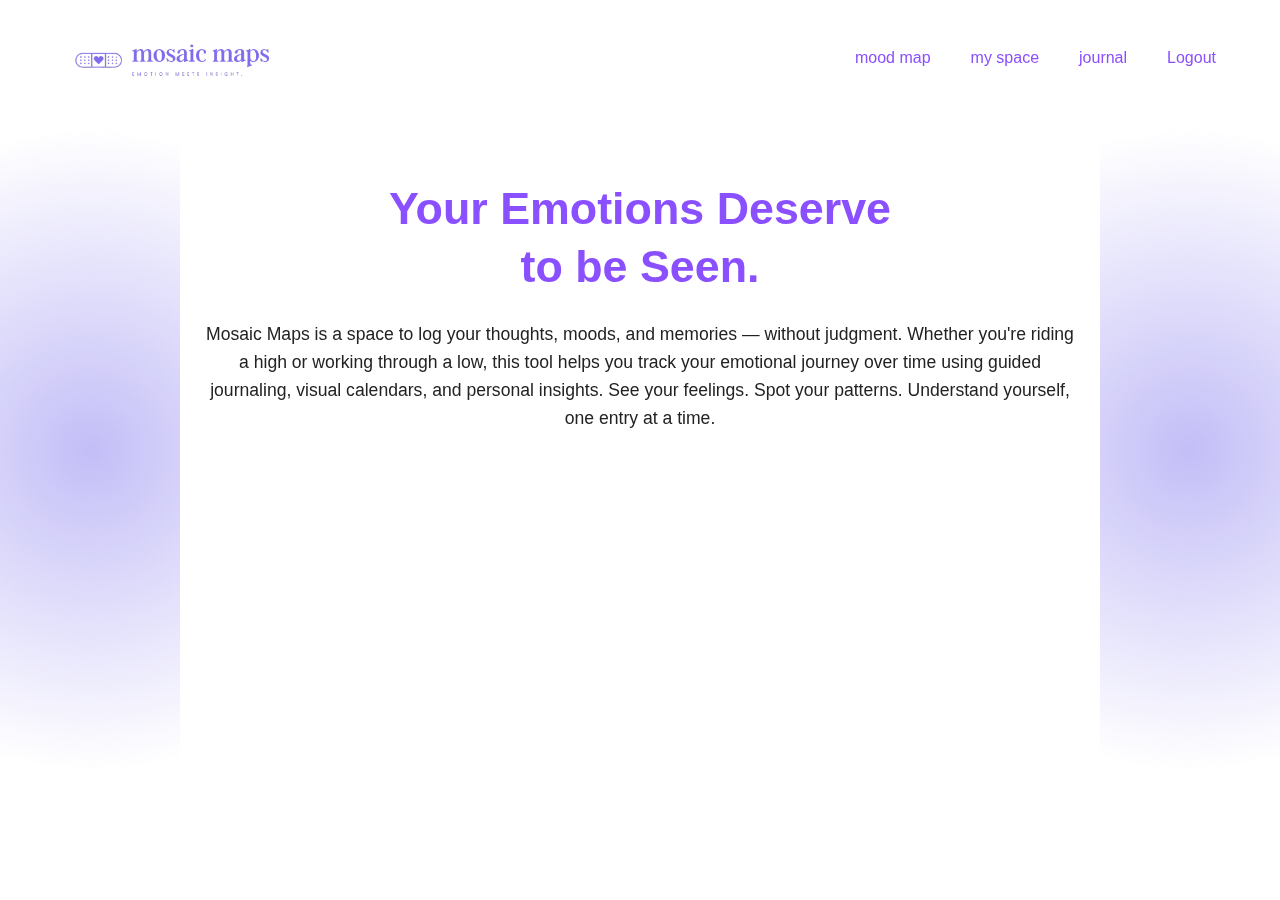
<file: index.html>
<!DOCTYPE html>
<html lang="en">
<head>
  <meta charset="UTF-8" />
  <meta name="viewport" content="width=device-width, initial-scale=1.0" />
  <title>Mosaic Maps - Home</title>
  <link rel="stylesheet" href="css/style.css" />
</head>
<body>
  <!-- Radial side gradients handled by CSS ::before and ::after -->

  <!-- Navigation Bar -->
  <nav>
    <div class="logo">
      <img src="images/logo.png", style="height: 40px; vertical-align: middle; margin-right: 10px;">
    </div>
    <div class="nav-links">
      <a href="pages/moodmap.html">mood map</a>
      <a href="pages/myspace.html">my space</a>
      <a href="pages/journal.html">journal</a>
      <a href="#">home</a>
    </div>
  </nav>

  <!-- Hero Section -->
  <section class="hero">
    <h1>Your Emotions Deserve<br />to be Seen.</h1>
    <p>
      Mosaic Maps is a space to log your thoughts, moods, and memories — without judgment.
      Whether you're riding a high or working through a low, this tool helps you track
      your emotional journey over time using guided journaling, visual calendars, and
      personal insights. See your feelings. Spot your patterns. Understand yourself,
      one entry at a time.
    </p>
  </section>

  <!-- Add logout button to nav -->
  <script src="js/auth.js"></script>
  <script>
    // Add logout button to nav
    const navLinks = document.querySelector('.nav-links');
    const loginLink = navLinks.querySelector('a[href="#"]');
    loginLink.href = "javascript:void(0)";
    loginLink.onclick = logout;
    loginLink.textContent = "Logout";
  </script>
</body>
</html>
</file>
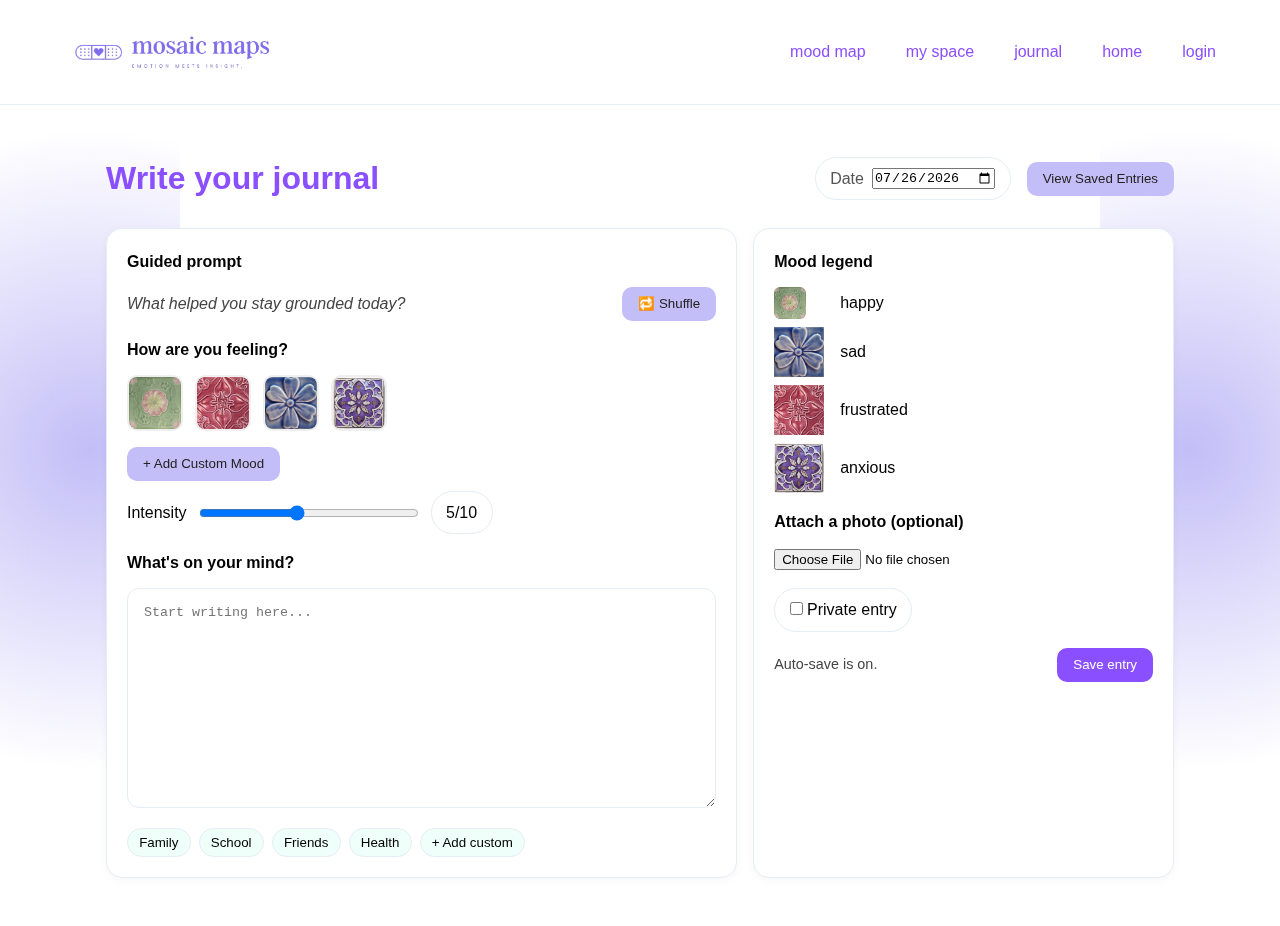
<file: pages/journal.html>
<!DOCTYPE html><html lang="en">
<head>
  <meta charset="UTF-8" />
  <meta name="viewport" content="width=device-width, initial-scale=1.0" />
  <title>Journal</title>
  <link rel="stylesheet" href="../css/style.css" />
  <style>
    /* Lightweight page-specific styles to complement style.css */
    .journal-wrap { max-width: 1100px; margin: 3rem auto; padding: 0 1rem; }
    .journal-header { display:flex; align-items:center; justify-content: space-between; gap:1rem; margin-bottom: 1.5rem; }
    .journal-title { font-size: 2rem; color:#8A4FFF; }
    .date-picker { display:flex; align-items:center; gap:.5rem; }
    .pill { padding:.5rem .9rem; border:1px solid #E5ECF4; border-radius:999px; background:#fff; }

    .card { background:#fff; border:1px solid #E5ECF4; border-radius:16px; padding:1.25rem; box-shadow:0 2px 8px rgba(0,0,0,.04); }
    .grid { display:grid; gap:1rem; }
    @media (min-width: 900px){ .grid-2 { grid-template-columns: 1.2fr .8fr; } }

    .section-title { font-weight:600; margin-bottom:.75rem; }

    .prompt-row { display:flex; align-items:center; justify-content:space-between; gap:1rem; }
    .prompt-text { font-style: italic; color:#444; }
    .btn { border:none; background:#8A4FFF; color:#fff; padding:.6rem 1rem; border-radius:10px; cursor:pointer; }
    .btn.secondary { background:#C3BEF7; color:#222; }

    .mood-picker { display:flex; align-items:center; gap:12px; flex-wrap:wrap; }
    .mood-chip { 
      width: 56px; 
      height: 56px; 
      border-radius: 10px; 
      border: 2px solid transparent; 
      overflow: hidden; 
      cursor: pointer;
      position: relative;
    }
    .mood-chip.selected { border-color:#8A4FFF; box-shadow:0 0 0 4px rgba(138,79,255,.12); }
    
    /* Custom mood chip styles */
    .mood-chip[data-type="custom"] span {
      display: flex !important;
      align-items: center;
      justify-content: center;
      font-weight: bold;
      color: white;
      text-transform: uppercase;
      font-size: 14px;
      text-shadow: 0 1px 2px rgba(0,0,0,0.3);
    }

    .intensity { display:flex; align-items:center; gap:12px; }
    .intensity input[type="range"] { width: 220px; }
    .intensity-badge { min-width:2.5rem; text-align:center; }

    .editor { min-height: 220px; resize: vertical; width:100%; padding:1rem; border:1px solid #E5ECF4; border-radius:12px; }

    .tags { display:flex; gap:.5rem; flex-wrap:wrap; }
        /* Default mood styles */
    .happy { background-image: url('../images/tile_happy.jpg'); background-size: cover; background-position: center; }
    .sad { background-image: url('../images/tile_sad.jpg'); background-size: cover; background-position: center; }
    .frustrated { background-image: url('../images/tile_frustrated.jpg'); background-size: cover; background-position: center; }
    .anxious { background-image: url('../images/tile_anxious.jpg'); background-size: cover; background-position: center; }    .tag { padding:.4rem .7rem; border:1px solid #E5ECF4; background:#EFFFFA; border-radius:999px; cursor:pointer; }
    .tag.active { background:#C3BEF7; }

    .meta-row { display:flex; align-items:center; justify-content:space-between; gap:1rem; flex-wrap:wrap; }
    .left-meta, .right-meta { display:flex; align-items:center; gap:1rem; flex-wrap:wrap; }

    .legend { display:grid; grid-template-columns: auto 1fr; gap:.5rem 1rem; align-items:center; }
    .legend span:first-child { 
      width: 32px; 
      height: 32px; 
      border-radius: 6px;
      display: block;
    }
    .legend .mood-tile { width:32px; height:32px; border-radius:6px; }
    .legend-item.custom-mood {
      display: flex;
      align-items: center;
      justify-content: center;
      font-weight: bold;
      color: white;
      text-transform: uppercase;
      font-size: 12px;
      text-shadow: 0 1px 2px rgba(0,0,0,0.3);
    }

    .toast { font-size:.9rem; color:#444; }

    /* Consistent navigation bar styling */
    nav { display:flex; justify-content:space-between; align-items:center; padding:2rem 4rem; background-color:white; border-bottom:1px solid #E5ECF4; }
    .logo { display:flex; flex-direction:column; }
    .logo-top { display:flex; align-items:center; }
    .logo-top img { height:40px; margin-right:10px; }
    .logo-top span { font-size:2rem; font-weight:bold; color:#8A4FFF; }
    .logo-tagline { font-size:0.9rem; color:#6e6e6e; margin-top:4px; }
    .nav-links { display:flex; gap:2.5rem; }
    .nav-links a { text-decoration:none; color:#8A4FFF; font-size:1rem; transition:color .3s; }
    .nav-links a:hover { color:#6e33e8; }
  </style>
</head>
<body>
  <!-- Navigation Bar -->
  <nav>
    <div class="logo">
      <div class="logo-top">
        <img src="../images/logo.png">
      </div>
    </div>
    <div class="nav-links">
      <a href="moodmap.html">mood map</a>
      <a href="myspace.html">my space</a>
      <a href="journal.html">journal</a>
      <a href="../index.html">home</a>
      <a href="login.html">login</a>
    </div>
  </nav>

  <main class="journal-wrap">
    <div class="journal-header">
      <h1 class="journal-title">Write your journal</h1>
      <div style="display: flex; gap: 1rem; align-items: center;">
        <div class="date-picker pill">
          <label for="entry-date" style="color:#555;">Date</label>
          <input id="entry-date" type="date" />
        </div>
        <button class="btn secondary" onclick="viewStoredData()">View Saved Entries</button>
      </div>
    </div>

    <!-- Modal for viewing stored data -->
    <div id="dataModal" style="display: none; position: fixed; top: 0; left: 0; right: 0; bottom: 0; background: rgba(0,0,0,0.5); z-index: 1000;">
      <div style="position: relative; background: white; max-width: 800px; margin: 2rem auto; padding: 2rem; border-radius: 15px; max-height: 80vh; overflow-y: auto;">
        <h2 style="margin-bottom: 1rem; color: #8A4FFF;">Stored Data</h2>
        <div id="storedDataContent" style="margin-bottom: 1rem;"></div>
        <button class="btn" onclick="document.getElementById('dataModal').style.display='none'" style="position: absolute; top: 1rem; right: 1rem;">Close</button>
      </div>
    </div>

    <div class="grid grid-2">
      <!-- Left: prompts + editor -->
      <section class="card">
        <div class="section-title">Guided prompt</div>
        <div class="prompt-row">
          <div class="prompt-text" id="promptText">What helped you stay grounded today?</div>
          <button class="btn secondary" id="shuffleBtn" aria-label="Shuffle prompt">🔁 Shuffle</button>
        </div>

        <div style="height:16px"></div>

        <div class="section-title">How are you feeling?</div>
        <div class="mood-picker" id="moodPicker">
          <!-- Default moods -->
          <button class="mood-chip" data-mood="happy" data-type="default">
            <span class="happy" style="width:100%; height:100%; display:block;"></span>
          </button>
          <button class="mood-chip" data-mood="sad" data-type="default">
            <span class="frustrated" style="width:100%; height:100%; display:block;"></span>
          </button>
          <button class="mood-chip" data-mood="frustrated" data-type="default">
            <span class="sad" style="width:100%; height:100%; display:block;"></span>
          </button>
          <button class="mood-chip" data-mood="anxious" data-type="default">
            <span class="anxious" style="width:100%; height:100%; display:block;"></span>
          </button>
          <!-- Custom moods will be added here -->
        </div>

        <!-- Custom mood creator -->
        <div style="margin-top: 1rem;">
          <button class="btn secondary" onclick="showCustomMoodForm()">+ Add Custom Mood</button>
        </div>

        <!-- Custom mood form -->
        <div id="customMoodForm" style="display: none; margin-top: 1rem; padding: 1rem; border: 1px solid #E5ECF4; border-radius: 12px;">
          <div style="margin-bottom: 1rem;">
            <input type="text" id="customMoodName" placeholder="Mood name" style="padding: 0.5rem; border: 1px solid #E5ECF4; border-radius: 8px; margin-right: 0.5rem;">
            <input type="color" id="customMoodColor" value="#8A4FFF" style="vertical-align: middle;">
          </div>
          <button class="btn" onclick="createCustomMood()">Create Mood</button>
          <button class="btn secondary" onclick="hideCustomMoodForm()" style="margin-left: 0.5rem;">Cancel</button>
        </div>

        <div style="height:10px"></div>
        <div class="intensity">
          <label for="intensityRange">Intensity</label>
          <input id="intensityRange" type="range" min="1" max="10" value="5" />
          <span class="pill intensity-badge" id="intensityBadge">5/10</span>
        </div>

        <div style="height:16px"></div>
        <div class="section-title">What's on your mind?</div>
        <textarea id="journalText" class="editor" placeholder="Start writing here..."></textarea>

        <div style="height:12px"></div>
        <div class="tags" id="tagRow">
          <button class="tag" data-tag="family">Family</button>
          <button class="tag" data-tag="school">School</button>
          <button class="tag" data-tag="friends">Friends</button>
          <button class="tag" data-tag="health">Health</button>
          <button class="tag" data-tag="add-custom" id="addCustomTag">+ Add custom</button>
        </div>
      </section>

      <!-- Right: legend + attachments + save -->
      <aside class="card">
        <div class="section-title">Mood legend</div>
        <div class="legend" id="moodLegend">
          <!-- Default moods -->
          <span class="happy"></span><span>happy</span>
          <span class="sad"></span><span>sad</span>
          <span class="frustrated"></span><span>frustrated</span>
          <span class="anxious"></span><span>anxious</span>
          <!-- Custom moods will be added here -->
        </div>

        <div style="height:16px"></div>
        <div class="section-title">Attach a photo (optional)</div>
        <input type="file" accept="image/*" />

        <div style="height:16px"></div>
        <div class="left-meta">
          <label class="pill"><input type="checkbox" id="privateToggle" /> Private entry</label>
        </div>

        <div style="height:16px"></div>
        <div class="meta-row">
          <div class="toast" id="autosaveHint">Auto-save is on.</div>
          <div class="right-meta">
            <button class="btn" onclick="saveEntry()">Save entry</button>
          </div>
        </div>
      </aside>
    </div>
  </main>

  <script>
    // Global state
    const state = {
        selectedMood: null,
        selectedMoodType: null,
        customMoods: [],
        autosaveTimer: null
    };

    // Storage keys
    const STORAGE_KEYS = {
        ENTRIES: 'journalEntries',
        CUSTOM_TAGS: 'customTags',
        CUSTOM_MOODS: 'customMoods'
    };

    // Prompts
    const prompts = [
        'What helped you stay grounded today?',
        'What drained your energy today, and why?',
        'Name one small win from today.',
        'If your day was a weather pattern, what would it be?',
        'What do you want to let go of before tomorrow?'
    ];

    // Storage helper functions
    const saveToStorage = (key, data) => {
        localStorage.setItem(key, JSON.stringify(data));
    };

    const getFromStorage = (key) => {
        return JSON.parse(localStorage.getItem(key) || '[]');
    };

    // Initialize when DOM is loaded
    document.addEventListener('DOMContentLoaded', () => {
        initializeJournal();
    });

    // Main initialization function
    function initializeJournal() {
        initializeStorage();
        state.customMoods = getFromStorage(STORAGE_KEYS.CUSTOM_MOODS);
        setupEventListeners();
        state.customMoods.forEach(mood => addCustomMoodToUI(mood));
        loadDraft();
    }

    // Initialize storage
    function initializeStorage() {
        if (!localStorage.getItem(STORAGE_KEYS.ENTRIES)) {
            localStorage.setItem(STORAGE_KEYS.ENTRIES, '[]');
        }
        if (!localStorage.getItem(STORAGE_KEYS.CUSTOM_TAGS)) {
            localStorage.setItem(STORAGE_KEYS.CUSTOM_TAGS, '[]');
        }
        if (!localStorage.getItem(STORAGE_KEYS.CUSTOM_MOODS)) {
            localStorage.setItem(STORAGE_KEYS.CUSTOM_MOODS, '[]');
        }
    }

    // Set up event listeners
    function setupEventListeners() {
        // Set default date to today
        document.getElementById('entry-date').valueAsDate = new Date();

        // Mood picker
        const moodPicker = document.getElementById('moodPicker');
        moodPicker.addEventListener('click', (e) => {
            const chip = e.target.closest('.mood-chip');
            if(!chip) return;
            document.querySelectorAll('.mood-chip').forEach(c => c.classList.remove('selected'));
            chip.classList.add('selected');
            state.selectedMood = chip.dataset.mood;
            state.selectedMoodType = chip.dataset.type || 'default';
        });

        // Intensity range
        const range = document.getElementById('intensityRange');
        const badge = document.getElementById('intensityBadge');
        range.addEventListener('input', () => {
            badge.textContent = `${range.value}/10`;
        });

        // Tags
        const tagRow = document.getElementById('tagRow');
        tagRow.addEventListener('click', (e) => {
            const btn = e.target.closest('.tag');
            if(!btn) return;
            if(btn.dataset.tag === 'add-custom'){
                const label = prompt('New tag name?');
                if(label){
                    const el = document.createElement('button');
                    el.className = 'tag active';
                    el.dataset.tag = label.toLowerCase();
                    el.textContent = label;
                    tagRow.insertBefore(el, btn);
                }
                return;
            }
            btn.classList.toggle('active');
        });

        // Editor autosave
        const editor = document.getElementById('journalText');
        const hint = document.getElementById('autosaveHint');
        editor.addEventListener('input', () => {
            hint.textContent = 'Saving…';
            clearTimeout(state.autosaveTimer);
            state.autosaveTimer = setTimeout(() => autosave(hint), 800);
        });

        // Prompt shuffle
        document.getElementById('shuffleBtn').addEventListener('click', () => {
            const promptText = document.getElementById('promptText');
            const next = prompts[Math.floor(Math.random() * prompts.length)];
            promptText.textContent = next;
        });
    }

    // Custom mood functions
    function showCustomMoodForm() {
        document.getElementById('customMoodForm').style.display = 'block';
    }

    function hideCustomMoodForm() {
        document.getElementById('customMoodForm').style.display = 'none';
        document.getElementById('customMoodName').value = '';
        document.getElementById('customMoodColor').value = '#8A4FFF';
    }

    function createCustomMood() {
        const nameInput = document.getElementById('customMoodName');
        const colorInput = document.getElementById('customMoodColor');
        const name = nameInput.value.trim().toLowerCase();
        const color = colorInput.value;

        if (name) {
            const newMood = { name, color };
            state.customMoods.push(newMood);
            saveToStorage(STORAGE_KEYS.CUSTOM_MOODS, state.customMoods);
            addCustomMoodToUI(newMood);
            hideCustomMoodForm();
        }
    }

    function addCustomMoodToUI(mood) {
        // Add to mood picker
        const moodPicker = document.getElementById('moodPicker');
        const moodChip = document.createElement('button');
        moodChip.className = 'mood-chip';
        moodChip.dataset.mood = mood.name;
        moodChip.dataset.type = 'custom';
        
        const moodSpan = document.createElement('span');
        moodSpan.style.width = '100%';
        moodSpan.style.height = '100%';
        moodSpan.style.backgroundColor = mood.color;
        moodSpan.textContent = mood.name.charAt(0).toUpperCase();
        
        moodChip.appendChild(moodSpan);
        moodPicker.appendChild(moodChip);

        // Add to legend
        const legend = document.getElementById('moodLegend');
        const legendSpan = document.createElement('span');
        legendSpan.style.backgroundColor = mood.color;
        legendSpan.className = 'legend-item custom-mood';
        legendSpan.textContent = mood.name.charAt(0).toUpperCase();
        legend.appendChild(legendSpan);
        
        const legendLabel = document.createElement('span');
        legendLabel.textContent = mood.name;
        legendLabel.style.color = '#333';
        legend.appendChild(legendLabel);
    }

    // Autosave function
    function autosave(hint) {
        const draftEntry = {
            date: document.getElementById('entry-date').value,
            mood: state.selectedMood,
            moodType: state.selectedMoodType,
            moodColor: state.selectedMoodType === 'custom' ? 
                state.customMoods.find(m => m.name === state.selectedMood)?.color : null,
            intensity: parseInt(document.getElementById('intensityRange').value, 10),
            text: document.getElementById('journalText').value,
            prompt: document.getElementById('promptText').textContent,
            tags: Array.from(document.querySelectorAll('.tag.active')).map(t => t.dataset.tag),
            privacy: document.getElementById('privateToggle').checked,
            lastModified: new Date().toISOString()
        };
        
        localStorage.setItem('journalDraft', JSON.stringify(draftEntry));
        hint.textContent = 'Auto-saved just now';
    }

    // Load draft
    function loadDraft() {
        // Check for mood map data first
        const tempMoodData = localStorage.getItem('tempMoodData');
        if (tempMoodData) {
            const moodMapEntry = JSON.parse(tempMoodData);
            document.getElementById('entry-date').value = moodMapEntry.date;
            
            if (moodMapEntry.mood) {
                if (moodMapEntry.type === 'custom' && moodMapEntry.color) {
                    // Create custom mood if it doesn't exist
                    if (!state.customMoods.some(m => m.name === moodMapEntry.mood)) {
                        const newMood = {
                            name: moodMapEntry.mood,
                            color: moodMapEntry.color
                        };
                        state.customMoods.push(newMood);
                        saveToStorage(STORAGE_KEYS.CUSTOM_MOODS, state.customMoods);
                        addCustomMoodToUI(newMood);
                    }
                }
                
                const moodChip = document.querySelector(`[data-mood="${moodMapEntry.mood}"]`);
                if (moodChip) {
                    moodChip.classList.add('selected');
                    state.selectedMood = moodMapEntry.mood;
                    state.selectedMoodType = moodMapEntry.type || 'default';
                }
            }
            localStorage.removeItem('tempMoodData');
            return;
        }

        // If no mood map data, check for draft
        const draft = localStorage.getItem('journalDraft');
        if (draft) {
            const draftEntry = JSON.parse(draft);
            document.getElementById('journalText').value = draftEntry.text || '';
            if (draftEntry.mood) {
                const moodChip = document.querySelector(`[data-mood="${draftEntry.mood}"]`);
                if (moodChip) {
                    moodChip.classList.add('selected');
                    state.selectedMood = draftEntry.mood;
                    state.selectedMoodType = draftEntry.moodType;
                }
            }
            document.getElementById('intensityRange').value = draftEntry.intensity || 5;
            document.getElementById('intensityBadge').textContent = `${draftEntry.intensity || 5}/10`;
            document.getElementById('privateToggle').checked = draftEntry.privacy;
            
            draftEntry.tags?.forEach(tag => {
                const tagEl = document.querySelector(`[data-tag="${tag}"]`);
                if (tagEl) tagEl.classList.add('active');
            });
        }
    }

    // Update mood map data
    function updateMoodMap(date, mood) {
        const moodData = JSON.parse(localStorage.getItem('moodData') || '{}');
        const dateKey = new Date(date).toISOString().split('T')[0];
        moodData[dateKey] = mood;
        localStorage.setItem('moodData', JSON.stringify(moodData));
    }

    // Save entry
    function saveEntry() {
        const currentFolderId = localStorage.getItem('currentFolderId');
        const entryText = document.getElementById('journalText').value.trim();
        
        if (!entryText) {
            alert('Please write something in your entry');
            return;
        }

        const entry = {
            id: Date.now(),
            folder: currentFolderId, // Link to the folder
            date: document.getElementById('entry-date').value,
            mood: state.selectedMood,
            moodType: state.selectedMoodType,
            moodColor: state.selectedMoodType === 'custom' ? 
                state.customMoods.find(m => m.name === state.selectedMood)?.color : null,
            intensity: parseInt(document.getElementById('intensityRange').value, 10),
            text: entryText,
            prompt: document.getElementById('promptText').textContent,
            tags: Array.from(document.querySelectorAll('.tag.active')).map(t => t.dataset.tag),
            privacy: document.getElementById('privateToggle').checked,
            createdAt: new Date().toISOString()
        };

        if (entry.date && entry.mood) {
            const moodMapEntry = entry.moodType === 'custom' ? {
                name: entry.mood,
                type: 'custom',
                color: entry.moodColor
            } : {
                name: entry.mood,
                type: 'default'
            };
            updateMoodMap(entry.date, moodMapEntry);
        }

        try {
            const entries = getFromStorage(STORAGE_KEYS.ENTRIES);
            entries.push(entry);
            saveToStorage(STORAGE_KEYS.ENTRIES, entries);
            document.getElementById('autosaveHint').textContent = 'Entry saved ✔';

            if (confirm('Entry saved! Would you like to create another entry?')) {
                // Clear form
                document.getElementById('journalText').value = '';
                document.querySelectorAll('.tag.active').forEach(tag => tag.classList.remove('active'));
                document.querySelectorAll('.mood-chip').forEach(chip => chip.classList.remove('selected'));
                document.getElementById('intensityRange').value = 5;
                document.getElementById('intensityBadge').textContent = '5/10';
                state.selectedMood = null;
                state.selectedMoodType = null;
            } else {
                window.location.href = 'moodmap.html';
            }
        } catch (error) {
            console.error('Error saving entry:', error);
            document.getElementById('autosaveHint').textContent = 'Error saving entry';
        }
    }

    // View stored data
    function viewStoredData() {
        const modal = document.getElementById('dataModal');
        const content = document.getElementById('storedDataContent');
        let html = '<div style="display: grid; gap: 1rem;">';

        // Show Journal Entries
        const entries = getFromStorage(STORAGE_KEYS.ENTRIES);
        html += '<h3>Journal Entries:</h3>';
        if (entries.length === 0) {
            html += '<p>No journal entries yet.</p>';
        } else {
            entries.forEach(entry => {
                html += `
                    <div style="border: 1px solid #eee; padding: 1rem; border-radius: 10px;">
                        <div style="display: flex; justify-content: space-between; margin-bottom: 0.5rem;">
                            <strong>Date: ${new Date(entry.date).toLocaleDateString()}</strong>
                            <span>Mood: ${entry.mood || 'Not set'}
                                ${entry.moodType === 'custom' ? 
                                    `<span style="display: inline-block; width: 12px; height: 12px; border-radius: 50%; background-color: ${entry.moodColor}; margin-left: 5px; vertical-align: middle;"></span>` 
                                    : ''}
                            </span>
                        </div>
                        <div style="margin-bottom: 0.5rem;">Intensity: ${entry.intensity}/10</div>
                        <div style="margin-bottom: 0.5rem;">Prompt: ${entry.prompt}</div>
                        <div style="white-space: pre-wrap;">${entry.text}</div>
                        ${entry.tags.length ? `<div style="margin-top: 0.5rem;">Tags: ${entry.tags.join(', ')}</div>` : ''}
                    </div>
                `;
            });
        }

        // Show Mood Map Data
        const moodData = JSON.parse(localStorage.getItem('moodData') || '{}');
        html += '<h3 style="margin-top: 1rem;">Mood Map Data:</h3>';
        if (Object.keys(moodData).length === 0) {
            html += '<p>No mood data yet.</p>';
        } else {
            html += '<div style="display: grid; grid-template-columns: repeat(auto-fill, minmax(200px, 1fr)); gap: 0.5rem;">';
            Object.entries(moodData).forEach(([date, mood]) => {
                const moodDisplay = typeof mood === 'object' ? 
                    `${mood.name}${mood.type === 'custom' ? 
                        `<span style="display: inline-block; width: 10px; height: 10px; border-radius: 50%; background-color: ${mood.color}; margin-left: 5px; vertical-align: middle;"></span>` 
                        : ''}` : mood;
                html += `
                    <div style="border: 1px solid #eee; padding: 0.5rem; border-radius: 5px;">
                        <strong>${date}</strong>: ${moodDisplay}
                    </div>
                `;
            });
            html += '</div>';
        }

        html += '</div>';
        content.innerHTML = html;
        modal.style.display = 'block';
    }
  </script>
</body>
</html>
</file>
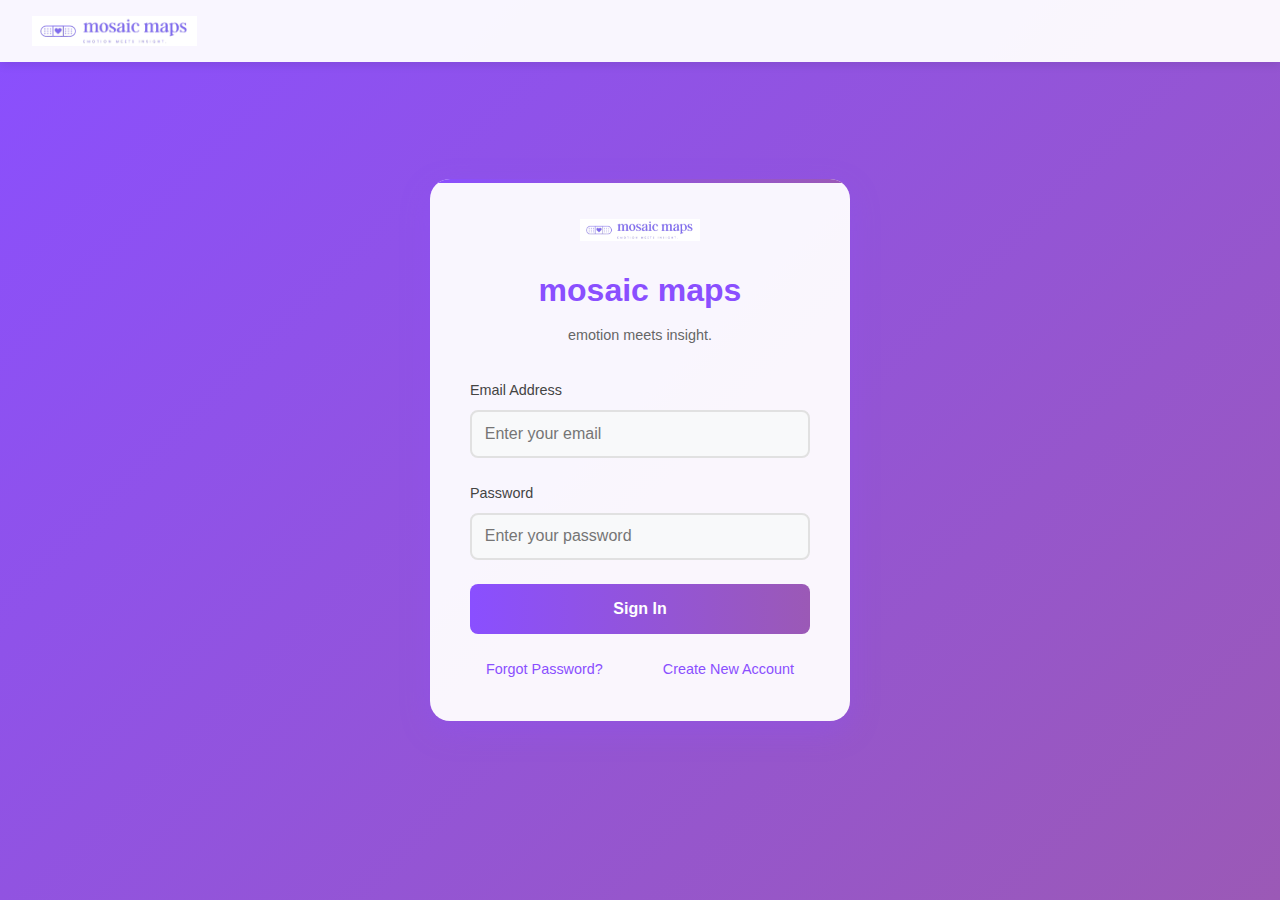
<file: pages/login.html>
<!DOCTYPE html>
<html lang="en">
<head>
    <meta charset="UTF-8">
    <meta name="viewport" content="width=device-width, initial-scale=1.0">
    <title>Login - Mosaic Maps</title>
    <link rel="stylesheet" href="../css/style.css">
    <style>
        /* Navigation Styles */
        .auth-nav {
            position: fixed;
            top: 0;
            left: 0;
            right: 0;
            padding: 1rem 2rem;
            background: rgba(255, 255, 255, 0.95);
            box-shadow: 0 2px 10px rgba(0, 0, 0, 0.1);
            z-index: 1000;
        }

        .nav-logo {
            display: flex;
            align-items: center;
            text-decoration: none;
            width: fit-content;
        }

        .nav-logo img {
            height: 30px;
            margin-right: 10px;
        }

        .nav-logo span {
            font-size: 1.5rem;
            font-weight: bold;
            color: #8A4FFF;
        }

        /* Adjust login container to account for nav */
        .login-container {
            padding-top: 60px; /* Add padding to account for fixed nav */
            display: flex;
            justify-content: center;
            align-items: center;
            min-height: 100vh;
            background: linear-gradient(135deg, #8A4FFF 0%, #9b59b6 100%);
            padding: 20px;
        }

        .login-box {
            background: rgba(255, 255, 255, 0.95);
            padding: 2.5rem;
            border-radius: 20px;
            box-shadow: 0 10px 30px rgba(138, 79, 255, 0.3);
            width: 100%;
            max-width: 420px;
            position: relative;
            overflow: hidden;
        }

        .login-box::before {
            content: '';
            position: absolute;
            top: 0;
            left: 0;
            right: 0;
            height: 4px;
            background: linear-gradient(90deg, #8A4FFF, #9b59b6);
        }

        .login-logo {
            display: block;
            margin: 0 auto 1.5rem;
            max-width: 120px;
            transition: transform 0.3s ease;
        }

        .login-logo:hover {
            transform: scale(1.05);
        }

        .brand-name {
            text-align: center;
            font-size: 2rem;
            font-weight: bold;
            color: #8A4FFF;
            margin-bottom: 0.5rem;
        }

        .brand-tagline {
            text-align: center;
            color: #666;
            margin-bottom: 2rem;
            font-size: 0.9rem;
        }

        .form-group {
            margin-bottom: 1.5rem;
            position: relative;
        }

        .form-group label {
            display: block;
            margin-bottom: 0.5rem;
            color: #444;
            font-size: 0.9rem;
            font-weight: 500;
        }

        .form-group input {
            width: 100%;
            padding: 0.8rem;
            border: 2px solid #e1e1e1;
            border-radius: 8px;
            font-size: 1rem;
            transition: all 0.3s ease;
            background: #f8f9fa;
        }

        .form-group input:focus {
            border-color: #8A4FFF;
            background: #fff;
            outline: none;
            box-shadow: 0 0 0 3px rgba(138, 79, 255, 0.1);
        }

        .login-btn {
            width: 100%;
            padding: 1rem;
            background: linear-gradient(90deg, #8A4FFF, #9b59b6);
            color: white;
            border: none;
            border-radius: 8px;
            font-size: 1rem;
            font-weight: 600;
            cursor: pointer;
            transition: transform 0.2s ease, box-shadow 0.2s ease;
        }

        .login-btn:hover {
            transform: translateY(-1px);
            box-shadow: 0 4px 12px rgba(138, 79, 255, 0.2);
        }

        .login-btn:active {
            transform: translateY(0);
        }

        .auth-links {
            margin-top: 1.5rem;
            text-align: center;
            display: flex;
            justify-content: space-between;
            padding: 0 1rem;
        }

        .auth-links a {
            color: #8A4FFF;
            text-decoration: none;
            font-size: 0.9rem;
            transition: color 0.2s ease;
        }

        .auth-links a:hover {
            color: #9b59b6;
            text-decoration: underline;
        }

        @media (max-width: 480px) {
            .login-box {
                padding: 2rem;
            }

            .auth-links {
                flex-direction: column;
                gap: 1rem;
            }
        }
    </style>
</head>
<body>
    <!-- Simple Navigation -->
    <nav class="auth-nav">
        <a href="../index.html" class="nav-logo">
            <img src="../images/logo.png" alt="Mosaic Maps Logo">
        </a>
    </nav>

    <div class="login-container">
        <div class="login-box">
            <img src="../images/logo.png" alt="Mosaic Maps Logo" class="login-logo">
            <div class="brand-name">mosaic maps</div>
            <div class="brand-tagline">emotion meets insight.</div>
            <form id="loginForm" onsubmit="return handleLogin(event)">
                <div class="form-group">
                    <label for="email">Email Address</label>
                    <input type="email" id="email" name="email" required 
                           placeholder="Enter your email">
                </div>
                <div class="form-group">
                    <label for="password">Password</label>
                    <input type="password" id="password" name="password" required 
                           placeholder="Enter your password">
                </div>
                <button type="submit" class="login-btn">Sign In</button>
                <div class="auth-links">
                    <a href="#" onclick="showForgotPassword()">Forgot Password?</a>
                    <a href="#" onclick="showSignup()">Create New Account</a>
                </div>
            </form>
        </div>
    </div>
    <script src="../js/auth.js"></script>
</body>
</html>
</file>
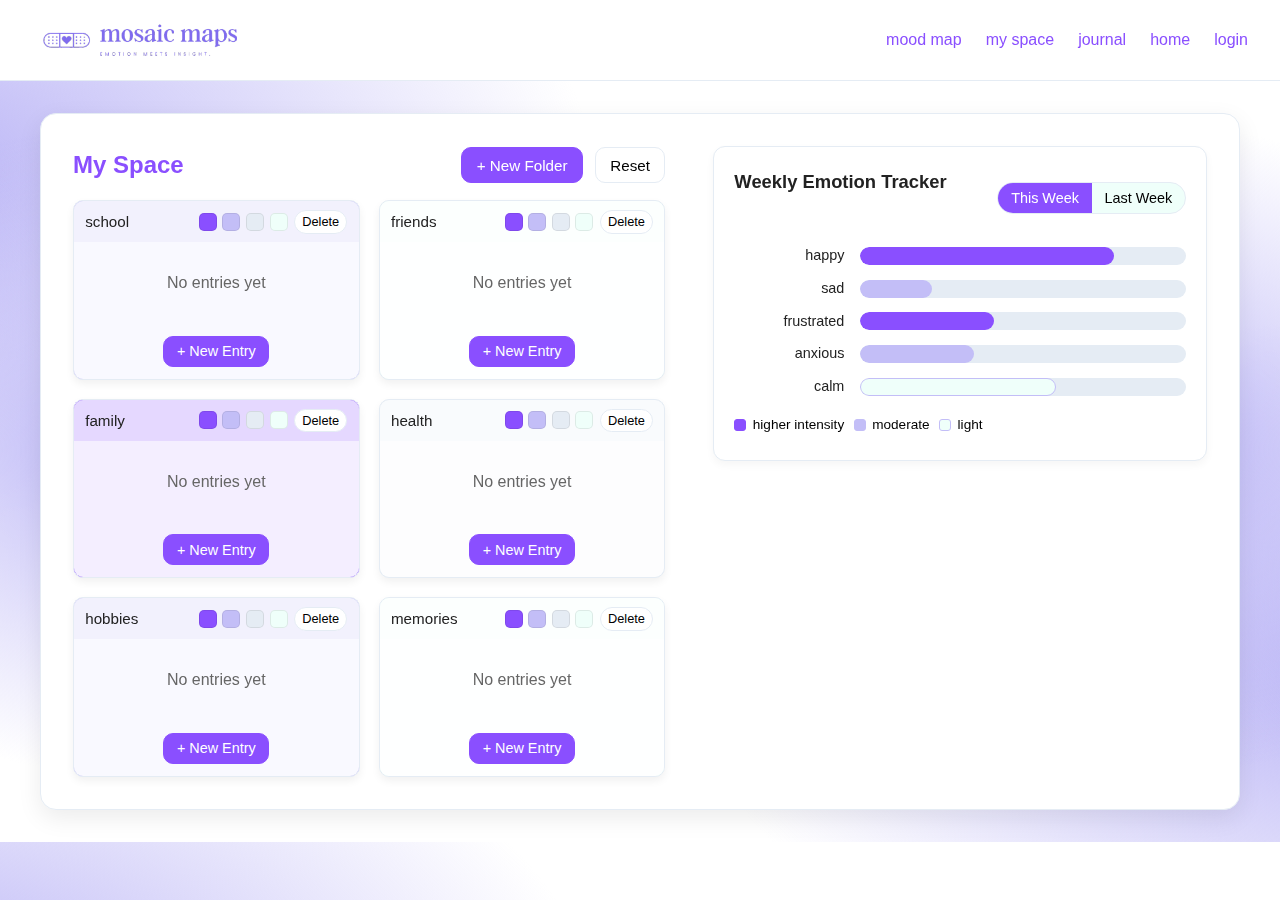
<file: pages/myspace.html>
<!DOCTYPE html>
<html lang="en">
<head>
  <meta charset="UTF-8" />
  <meta name="viewport" content="width=        .folder-card .label {
      background: rgba(255,255,255,.78);
      padding:.55rem .7rem; font-size:.95rem;
      display:flex; align-items:center; justify-content:space-between;
    }
    .entry-count {
      background: #8A4FFF;
      color: white;
      padding: 2px 8px;
      border-radius: 12px;
      font-size: 0.8rem;
      margin-left: 8px;
    }e-width, initial-scale=1.0"/>
  <title>Mosaic Maps — My Space</title>
  <link rel="stylesheet" href="../css/style.css"/>

  <style>
    
    body {
      margin: 0;
      background: radial-gradient(1200px 600px at -10% 20%, #C3BEF7 10%, transparent 60%),
                  radial-gradient(1200px 600px at 110% 80%, #C3BEF7 10%, transparent 60%),
                  #fff;
    }
    main.shell {
      background: #fff;
      max-width: 1200px;
      margin: 2rem auto;
      border: 1px solid #E5ECF4;
      border-radius: 16px;
      padding: 2rem;
      box-shadow: 0 8px 24px rgba(0,0,0,0.08);
    }

    
    nav.site-nav {
      display: flex; justify-content: space-between; align-items: center;
      padding: 1.25rem 2rem; background: #fff; border-bottom: 1px solid #E5ECF4;
    }
    .brand { display:flex; align-items:center; gap:.75rem; }
    .brand img { height: 40px; width: auto; display:block; }
    .nav-links { display:flex; gap:1.5rem; }
    .nav-links a { color:#8A4FFF; text-decoration:none; font-weight:500; }
    .nav-links a:hover { opacity:.85; }

    
    .page-wrap {
      display: grid;
      grid-template-columns: 1.2fr 1fr;
      gap: 3rem;
      align-items: start;
    }

    /* folders panel */
    .folders-header {
      display:flex; align-items:center; justify-content:space-between;
      margin-bottom: 1rem;
    }
    .folders-actions { display:flex; gap:.75rem; align-items:center; }
    .btn {
      border: 1px solid #E5ECF4; background: #EFFFFA;
      padding: .55rem .9rem; border-radius: 10px; cursor: pointer; font-size: .95rem;
    }
    .btn.primary { background:#8A4FFF; color:#fff; border-color:#8A4FFF; transition: all 0.2s; }
    .btn.primary:hover { background:#7335FF; transform: translateY(-1px); }
    .btn.ghost { background:#fff; transition: all 0.2s; }
    .btn.ghost:hover { background:#f5f5f5; transform: translateY(-1px); }

    .folder-grid {
      display:grid; grid-template-columns: repeat(auto-fill, minmax(280px,1fr));
      gap: 1.2rem; margin-top: 1rem;
    }
    .folder-card {
      user-select:none;
      border-radius:10px;
      min-height:110px;
      display:grid;
      grid-template-rows: auto 1fr auto;
      box-shadow:0 4px 8px rgba(0,0,0,0.06);
      overflow:hidden;
      border:1px solid #E5ECF4;
      background:#C3BEF7;
      transition: transform 0.2s, box-shadow 0.2s;
    }
    
    .folder-card:hover {
      transform: translateY(-2px);
      box-shadow: 0 6px 12px rgba(0,0,0,0.1);
    }

    .folder-card .entries {
      padding: 0.75rem;
      max-height: 200px;
      overflow-y: auto;
      background: rgba(255,255,255,0.9);
    }

    .folder-card .entry-item {
      padding: 0.35rem 0.5rem;
      margin-bottom: 0.25rem;
      border-radius: 6px;
      background: white;
      font-size: 0.9rem;
      cursor: pointer;
      transition: transform 0.2s;
    }

    .folder-card .entry-item:hover {
      transform: translateY(-2px);
      background: #f5f5f5;
    }

    .folder-card .entry-date {
      font-size: 0.85rem;
      color: #444;
      text-align: center;
    }
    .folder-card[draggable="true"] { cursor: grab; }
    .folder-card.dragging { opacity:.6; }
    .folder-card .label {
      background: rgba(255,255,255,.78);
      padding:.55rem .7rem; font-size:.95rem;
      display:flex; align-items:center; justify-content:space-between;
    }
    .folder-card .label input {
      border:none; background:transparent; font-size:.95rem; width:100%;
      outline:none; color:#222;
    }
    .folder-card .tools { display:flex; gap:.4rem; align-items:center; margin-left:.75rem; }
    .chip {
      border:1px solid #E5ECF4; background:#fff; padding:.2rem .45rem; border-radius:999px;
      font-size:.8rem; cursor:pointer;
    }
    .chip.palette { 
      width:18px; 
      height:18px; 
      padding:0; 
      border-radius:5px; 
      border:1px solid rgba(0,0,0,.08);
      transition: transform 0.2s;
    }
    .chip.palette:hover {
      transform: scale(1.1);
      border-color: rgba(0,0,0,0.2);
    }
    .chip.delete { color:#000; }
    
    .folder-actions {
      padding: 0.75rem;
      display: flex;
      gap: 0.5rem;
      justify-content: center;
      background: rgba(255,255,255,0.9);
    }
    
    .folder-actions button {
      font-size: 0.9rem;
      padding: 0.4rem 0.8rem;
    }

    /* color swatches (brand palette) */
    .swatch-purple { background:#8A4FFF; }
    .swatch-lavender { background:#C3BEF7; }
    .swatch-bluegrey { background:#E5ECF4; }
    .swatch-mint { background:#EFFFFA; border:1px solid #C3BEF7; }

    /* stats panel */
    .stats-panel {
      border:1px solid #E5ECF4; border-radius:12px; padding:1.25rem 1.25rem 1.5rem;
      background:#fff; box-shadow:0 4px 8px rgba(0,0,0,0.04);
    }
    .stats-header { display:flex; align-items:center; justify-content:space-between; margin-bottom:1rem; }
    .stat-title { font-size:1.15rem; color:#222; }
    .toggle {
      background:#EFFFFA; border:1px solid #E5ECF4; border-radius:999px; overflow:hidden; display:inline-flex;
    }
    .toggle button { padding:.45rem .8rem; border:none; background:transparent; cursor:pointer; font-size:.9rem; }
    .toggle button.active { background:#8A4FFF; color:#fff; }

    .bars { display:grid; gap:.6rem; margin-top:.75rem; }
    .bar-row { display:grid; grid-template-columns: 110px 1fr; gap:1rem; align-items:center; }
    .bar-label { font-size:.9rem; color:#222; text-align:right; }
    .bar-track { width:100%; height:18px; background:#E5ECF4; border-radius:10px; overflow:hidden; }
    .bar-fill { height:100%; width:0; border-radius:10px; transition: width .5s ease; }

    /* bar colors using brand palette */
    .c-purple { background:#8A4FFF; }
    .c-lavender { background:#C3BEF7; }
    .c-bluegrey { background:#E5ECF4; }
    .c-mint { background:#EFFFFA; border:1px solid #C3BEF7; }

    .legend { display:flex; gap:.6rem; flex-wrap:wrap; margin-top:1rem; font-size:.85rem; }
    .legend .key { display:flex; align-items:center; gap:.4rem; }
    .legend .dot { width:12px; height:12px; border-radius:3px; border:1px solid #E5ECF4; }
    .dot.purple { background:#8A4FFF; border-color:#8A4FFF; }
    .dot.lavender { background:#C3BEF7; border-color:#C3BEF7; }
    .dot.mint { background:#EFFFFA; border-color:#C3BEF7; }

    @media (max-width: 980px) {
      main.shell { margin: 0; border-radius: 0; }
      .page-wrap { grid-template-columns: 1fr; }
      nav.site-nav { padding: 1rem; }
      main.shell { padding: 1.25rem; }
    }
  </style>
</head>
<body>
  <!-- navbar with logo.png -->
  <nav class="site-nav">
    <div class="brand">
      <img src="../images/logo.png" alt="Mosaic Maps Logo">
    </div>
    <div class="nav-links">
      <a href="moodmap.html">mood map</a>
      <a href="myspace.html">my space</a>
      <a href="journal.html">journal</a>
      <a href="../index.html">home</a>
      <a href="login.html">login</a>
    </div>
  </nav>

  <main class="shell">
    <div class="page-wrap">
      <!-- folders column -->
      <section>
        <div class="folders-header">
          <h2 style="color:#8A4FFF;">My Space</h2>
          <div class="folders-actions">
            <button id="newFolderBtn" class="btn primary">+ New Folder</button>
            <button id="resetFoldersBtn" class="btn ghost">Reset</button>
          </div>
        </div>
        <div id="folderGrid" class="folder-grid"></div>
      </section>

      <!-- stats column -->
      <aside class="stats-panel">
        <div class="stats-header">
          <div class="stat-title"><strong>Weekly Emotion Tracker</strong></div>
          <div class="toggle" role="tablist" aria-label="Week toggle">
            <button id="btnThisWeek" class="active" role="tab" aria-selected="true">This Week</button>
            <button id="btnLastWeek" role="tab" aria-selected="false">Last Week</button>
          </div>
        </div>
        <div class="bars" id="bars"></div>
        <div class="legend" aria-label="Color legend">
          <div class="key"><span class="dot purple"></span> higher intensity</div>
          <div class="key"><span class="dot lavender"></span> moderate</div>
          <div class="key"><span class="dot mint"></span> light</div>
        </div>
      </aside>
    </div>
  </main>

  <script>
    const LS_KEYS = { 
      FOLDERS: 'mm_myspace_folders', 
      WEEK: 'mm_stats_week',
      ENTRIES: 'journalEntries'
    };
    const PALETTE = ['#8A4FFF','#C3BEF7','#E5ECF4','#EFFFFA'];

    // Helper function to get entries
    function getEntries() {
      try {
        return JSON.parse(localStorage.getItem(LS_KEYS.ENTRIES)) || [];
      } catch {
        return [];
      }
    }

    function saveFolders(data){ localStorage.setItem(LS_KEYS.FOLDERS, JSON.stringify(data)); }
    function loadFolders(){ try { return JSON.parse(localStorage.getItem(LS_KEYS.FOLDERS)) || null; } catch { return null; } }

    const folderGrid = document.getElementById('folderGrid');
    const newFolderBtn = document.getElementById('newFolderBtn');
    const resetFoldersBtn = document.getElementById('resetFoldersBtn');

    let folders = loadFolders() || [
      { id: crypto.randomUUID(), name:'school', color:'#C3BEF7' },
      { id: crypto.randomUUID(), name:'friends', color:'#EFFFFA' },
      { id: crypto.randomUUID(), name:'family', color:'#8A4FFF' },
      { id: crypto.randomUUID(), name:'health', color:'#E5ECF4' },
      { id: crypto.randomUUID(), name:'hobbies', color:'#C3BEF7' },
      { id: crypto.randomUUID(), name:'memories', color:'#EFFFFA' },
    ];
    saveFolders(folders);

    function renderFolders() {
      const entries = getEntries();
      folderGrid.innerHTML = '';
      folders.forEach((f) => {
        // Ensure folder has a valid color
        if (!f.color || !PALETTE.includes(f.color)) {
          f.color = '#C3BEF7';
        }
        // Set default color if not set
        if (!f.color) f.color = '#C3BEF7';
        const folderEntries = entries.filter(e => e.folder === f.id)
          .sort((a, b) => new Date(b.createdAt) - new Date(a.createdAt));

        const card = document.createElement('div');
        card.className = 'folder-card';
        card.draggable = true;
        card.dataset.id = f.id;
        card.style.background = f.color;

        // Label section with name and tools
        const label = document.createElement('div');
        label.className = 'label';

        // Create name and count wrapper
        const nameWrapper = document.createElement('div');
        nameWrapper.style.display = 'flex';
        nameWrapper.style.alignItems = 'center';

        const nameInput = document.createElement('input');
        nameInput.value = f.name;
        nameInput.setAttribute('aria-label', 'Folder name');
        nameInput.addEventListener('change', () => {
          f.name = nameInput.value.trim() || 'untitled';
          saveFolders(folders);
        });

        // Add entry count badge
        const countBadge = document.createElement('span');
        countBadge.className = 'entry-count';
        countBadge.textContent = folderEntries.length;
        
        nameWrapper.appendChild(nameInput);
        nameWrapper.appendChild(countBadge);

        const tools = document.createElement('div');
        tools.className = 'tools';
        const palWrap = document.createElement('div');
        palWrap.style.display = 'flex';
        palWrap.style.gap = '.35rem';

        PALETTE.forEach(hex => {
          const sw = document.createElement('button');
          sw.className = 'chip palette ' + (
            hex === '#8A4FFF' ? 'swatch-purple' :
            hex === '#C3BEF7' ? 'swatch-lavender' :
            hex === '#E5ECF4' ? 'swatch-bluegrey' : 'swatch-mint'
          );
          sw.title = hex;
          sw.style.backgroundColor = hex;
          sw.onclick = () => {
            f.color = hex;
            saveFolders(folders);
            renderFolders();
          };
          palWrap.appendChild(sw);
        });

        const del = document.createElement('button');
        del.className = 'chip delete';
        del.textContent = 'Delete';
        del.onclick = () => {
          folders = folders.filter(x => x.id !== f.id);
          saveFolders(folders);
          renderFolders();
        };

        tools.appendChild(palWrap);
        tools.appendChild(del);
        label.appendChild(nameInput);
        label.appendChild(tools);
        card.appendChild(label);

        // Entries section
        const entriesDiv = document.createElement('div');
        entriesDiv.className = 'entries';
        if (folderEntries.length > 0) {
          folderEntries.slice(0, 3).forEach(entry => {
            const entryDiv = document.createElement('div');
            entryDiv.className = 'entry-item';
            entryDiv.innerHTML = `
              <div class="entry-date">${new Date(entry.createdAt).toLocaleDateString()}</div>
            `;
            entryDiv.onclick = () => viewEntry(entry);
            entriesDiv.appendChild(entryDiv);
          });
        } else {
          entriesDiv.innerHTML = '<div style="text-align: center; color: #666; padding: 1rem;">No entries yet</div>';
        }
        
        // Folder actions
        const actionsDiv = document.createElement('div');
        actionsDiv.className = 'folder-actions';
        const newEntryBtn = document.createElement('button');
        newEntryBtn.className = 'btn primary';
        newEntryBtn.textContent = '+ New Entry';
        newEntryBtn.onclick = () => createNewEntry(f.id);
        actionsDiv.appendChild(newEntryBtn);
        
        if (folderEntries.length > 3) {
          const viewAllBtn = document.createElement('button');
          viewAllBtn.className = 'btn ghost';
          viewAllBtn.textContent = 'View All';
          viewAllBtn.onclick = () => viewAllEntries(f.id);
          actionsDiv.appendChild(viewAllBtn);
        }



        card.addEventListener('dragstart', e => {
          card.classList.add('dragging');
          e.dataTransfer.setData('text/plain', f.id);
        });
        card.addEventListener('dragend', () => card.classList.remove('dragging'));

        card.addEventListener('dragover', e => {
          e.preventDefault();
          const dragging = folderGrid.querySelector('.dragging');
          if (!dragging || dragging === card) return;
          const nodes = [...folderGrid.children];
          const dragIdx = nodes.indexOf(dragging);
          const overIdx = nodes.indexOf(card);
          if (dragIdx < overIdx) {
            folderGrid.insertBefore(dragging, card.nextSibling);
          } else {
            folderGrid.insertBefore(dragging, card);
          }
        });

        card.addEventListener('drop', () => {
          const newOrder = [...folderGrid.children].map(el => el.dataset.id);
          folders.sort((a,b) => newOrder.indexOf(a.id) - newOrder.indexOf(b.id));
          saveFolders(folders);
          renderFolders();
        });

        card.appendChild(entriesDiv);
        card.appendChild(actionsDiv);
        folderGrid.appendChild(card);
      });
    }

    function createNewEntry(folderId) {
      // Store folder ID and redirect to journal page
      localStorage.removeItem('journalDraft'); // Clear any existing draft
      localStorage.setItem('currentFolderId', folderId);
      window.location.href = 'journal.html';
    }

    function viewEntry(entry) {
      const modal = document.createElement('div');
      modal.style.cssText = 'position:fixed;top:0;left:0;right:0;bottom:0;background:rgba(0,0,0,0.5);display:flex;align-items:center;justify-content:center;z-index:1000;';
      
      const content = document.createElement('div');
      content.style.cssText = 'background:white;padding:2rem;border-radius:16px;width:90%;max-width:600px;position:relative;';
      
      content.innerHTML = `
        <button onclick="this.closest('.modal').remove()" style="position:absolute;right:1rem;top:1rem;background:none;border:none;font-size:1.5rem;cursor:pointer;">&times;</button>
        <h2 style="margin:0 0 1rem;color:#8A4FFF;">Journal Entry</h2>
        <div style="margin-bottom:1rem;">
          <strong>Date:</strong> ${new Date(entry.createdAt).toLocaleString()}<br>
          ${entry.mood ? `<strong>Mood:</strong> ${entry.mood}<br>` : ''}
        </div>
        <div style="white-space:pre-wrap;margin-bottom:1.5rem;">${entry.text}</div>
        <div style="display:flex;gap:1rem;justify-content:flex-end;">
          <button class="btn ghost" onclick="editEntry(${entry.id})">Edit Entry</button>
        </div>
      `;
      
      modal.appendChild(content);
      modal.className = 'modal';
      document.body.appendChild(modal);
      
      modal.addEventListener('click', e => {
        if (e.target === modal) modal.remove();
      });
    }

    function editEntry(entryId) {
      localStorage.setItem('editEntryId', entryId);
      window.location.href = 'journal.html';
    }

    // Add entry deletion function
    function deleteEntry(entryId, folderId) {
      if (!confirm('Are you sure you want to delete this entry?')) return;
      
      const entries = getEntries();
      const updatedEntries = entries.filter(e => e.id !== entryId);
      localStorage.setItem(LS_KEYS.ENTRIES, JSON.stringify(updatedEntries));
      viewAllEntries(folderId); // Refresh the view
      renderFolders(); // Update folder view
    }

    function viewAllEntries(folderId) {
      const entries = getEntries().filter(e => e.folder === folderId)
        .sort((a, b) => new Date(b.createdAt) - new Date(a.createdAt));
      
      const modal = document.createElement('div');
      modal.style.cssText = 'position:fixed;top:0;left:0;right:0;bottom:0;background:rgba(0,0,0,0.5);display:flex;align-items:center;justify-content:center;z-index:1000;';
      
      const content = document.createElement('div');
      content.style.cssText = 'background:white;padding:2rem;border-radius:16px;width:90%;max-width:800px;max-height:80vh;overflow-y:auto;';
      
      const folder = folders.find(f => f.id === folderId);
      content.innerHTML = `
        <h2 style="margin:0 0 1rem;color:#8A4FFF;">${folder.name} - All Entries</h2>
        <div style="margin-bottom:1rem;">
          ${entries.map(entry => `
            <div class="entry-item" style="margin-bottom:0.75rem;padding:1rem;border:1px solid #E5ECF4;border-radius:8px;">
              <div class="entry-date" style="color:#666;font-size:0.9rem;margin-bottom:0.5rem;">${new Date(entry.createdAt).toLocaleString()}</div>
              <div style="margin-bottom:0.5rem;">${entry.text.substring(0, 100)}${entry.text.length > 100 ? '...' : ''}</div>
              <div style="display:flex;gap:0.5rem;justify-content:flex-end;">
                <button class="btn secondary" onclick="viewEntry(${JSON.stringify(entry)})">View</button>
                <button class="btn ghost" onclick="editEntry(${entry.id})">Edit</button>
                <button class="btn ghost" onclick="deleteEntry(${entry.id}, '${folderId}')">Delete</button>
              </div>
            </div>
          `).join('')}
        </div>
        <button class="btn ghost" onclick="this.closest('.modal').remove()">Close</button>
      `;
      
      modal.appendChild(content);
      modal.className = 'modal';
      document.body.appendChild(modal);
      
      modal.addEventListener('click', e => {
        if (e.target === modal) modal.remove();
      });
    }

    newFolderBtn.addEventListener('click', () => {
      folders.push({ id: crypto.randomUUID(), name: 'new folder', color: '#C3BEF7' });
      saveFolders(folders);
      renderFolders();
    });

    resetFoldersBtn.addEventListener('click', () => {
      if (!confirm('Reset folders to demo set?')) return;
      folders = [
        { id: crypto.randomUUID(), name:'school', color:'#C3BEF7' },
        { id: crypto.randomUUID(), name:'friends', color:'#EFFFFA' },
        { id: crypto.randomUUID(), name:'family', color:'#8A4FFF' },
        { id: crypto.randomUUID(), name:'health', color:'#E5ECF4' },
        { id: crypto.randomUUID(), name:'hobbies', color:'#C3BEF7' },
        { id: crypto.randomUUID(), name:'memories', color:'#EFFFFA' },
      ];
      saveFolders(folders);
      renderFolders();
    });

    renderFolders();

    const barsEl = document.getElementById('bars');
    const btnThis = document.getElementById('btnThisWeek');
    const btnLast = document.getElementById('btnLastWeek');

    const DATA = {
      thisWeek: [
        { label:'happy', value: 78, color:'c-purple' },
        { label:'sad', value: 22, color:'c-lavender' },
        { label:'frustrated', value: 41, color:'c-purple' },
        { label:'anxious', value: 35, color:'c-lavender' },
        { label:'calm', value: 60, color:'c-mint' }
      ],
      lastWeek: [
        { label:'happy', value: 65, color:'c-purple' },
        { label:'sad', value: 30, color:'c-lavender' },
        { label:'frustrated', value: 28, color:'c-purple' },
        { label:'anxious', value: 40, color:'c-lavender' },
        { label:'calm', value: 55, color:'c-mint' }
      ]
    };

    function renderBars(weekKey){
      barsEl.innerHTML = '';
      DATA[weekKey].forEach(row => {
        const wrap = document.createElement('div');
        wrap.className = 'bar-row';

        const label = document.createElement('div');
        label.className = 'bar-label';
        label.textContent = row.label;

        const track = document.createElement('div');
        track.className = 'bar-track';

        const fill = document.createElement('div');
        fill.className = `bar-fill ${row.color}`;
        fill.style.width = '0%';
        requestAnimationFrame(() => { fill.style.width = Math.max(2, Math.min(100, row.value)) + '%'; });

        track.appendChild(fill);
        wrap.appendChild(label);
        wrap.appendChild(track);
        barsEl.appendChild(wrap);
      });

      localStorage.setItem(LS_KEYS.WEEK, weekKey);
      btnThis.classList.toggle('active', weekKey==='thisWeek');
      btnLast.classList.toggle('active', weekKey!=='thisWeek');
      btnThis.setAttribute('aria-selected', weekKey==='thisWeek');
      btnLast.setAttribute('aria-selected', weekKey!=='thisWeek');
    }

    btnThis.addEventListener('click', () => renderBars('thisWeek'));
    btnLast.addEventListener('click', () => renderBars('lastWeek'));
    renderBars(localStorage.getItem(LS_KEYS.WEEK) || 'thisWeek');
  </script>
</body>
</html>
</file>
<file: css/style.css>
/* ======= Base Reset ======= */
* {
    margin: 0;
    padding: 0;
    box-sizing: border-box;
  }
  
  body {
    font-family: 'Helvetica Neue', sans-serif;
    background-color: white;
    color: #000000;
    line-height: 1.6;
    position: relative;
    overflow-x: hidden;
  }
  
  /* ======= Side Gradient Backgrounds ======= */
  body::before, body::after {
    content: "";
    position: fixed;
    top: 0;
    width: 180px;
    height: 100%;
    background: radial-gradient(circle at center, #C3BEF7, transparent 70%);
    z-index: -1;
    pointer-events: none;
  }
  
  body::before { left: 0; }
  body::after { right: 0; }
  
  /* ======= Navbar ======= */
  nav {
    display: flex;
    justify-content: space-between;
    align-items: center;
    padding: 2rem 4rem;
    background-color: white;
  }
  
  .logo {
    font-size: 2rem;
    font-weight: bold;
    color: #8A4FFF;
  }
  
  .nav-links {
    display: flex;
    gap: 2.5rem;
  }
  
  .nav-links a {
    text-decoration: none;
    color: #8A4FFF;
    font-size: 1rem;
    transition: color 0.3s;
  }
  
  .nav-links a:hover {
    color: #6e33e8;
  }
  
  /* ======= Hero Section ======= */
  .hero {
    max-width: 900px;
    margin: 4rem auto;
    text-align: center;
    padding: 0 1rem;
  }
  
  .hero h1 {
    font-size: 2.8rem;
    color: #8A4FFF;
    margin-bottom: 1.5rem;
    line-height: 1.3;
  }
  
  .hero p {
    font-size: 1.1rem;
    color: #222;
  }
  
  /* ======= Folder Grid Section ======= */
  .folder-section {
    padding: 2rem 4rem;
  }
  
  .folder-grid {
    display: grid;
    grid-template-columns: repeat(auto-fit, minmax(120px, 1fr));
    gap: 2rem;
    justify-items: center;
  }
  
  .folder {
    width: 120px;
    height: 100px;
    background: linear-gradient(to bottom, #C3BEF7, #8A4FFF);
    border-radius: 8px;
    box-shadow: 0 4px 8px rgba(0,0,0,0.1);
    transition: transform 0.2s;
  }
  
  .folder:hover {
    transform: scale(1.05);
  }
  
  /* ======= Chart Section ======= */
  .stats {
    padding: 2rem 4rem;
    max-width: 700px;
    margin: auto;
  }
  
  .stat-title {
    text-align: center;
    font-size: 1.5rem;
    margin-bottom: 2rem;
  }
  
  .bar {
    height: 20px;
    background-color: #8A4FFF;
    margin-bottom: 1rem;
    border-radius: 10px;
    transition: width 0.4s ease-in-out;
  }
  
  .bar.alt1 { background-color: #C3BEF7; }
  .bar.alt2 { background-color: #E5ECF4; }
  .bar.alt3 { background-color: #EFFFFA; }
  
  /* ======= Mood Map Calendar ======= */
  .mood-map {
    padding: 3rem;
    text-align: center;
  }
  
  .mood-map-title {
    font-family: 'Georgia', serif;
    font-size: 2rem;
    margin-bottom: 2rem;
  }
  
  .calendar-grid {
    display: grid;
    grid-template-columns: repeat(7, 60px);
    gap: 6px;
    justify-content: center;
    margin: 0 auto;
  }
  
  .mood-tile {
    width: 60px;
    height: 60px;
    background-size: cover;
    background-position: center;
    border: 1px solid #ccc;
  }
  
  .anxious {
    display: block;
    width: 50px;
    height: 50px;
    background-image: url('../images/tile_anxious.jpg');
    background-size: cover;
    background-repeat: no-repeat;
  }
  
  .sad {
    display: block;
    width: 50px;
    height: 50px;
    background-image: url('../images/tile_sad.jpg');
    background-size: cover;
    background-repeat: no-repeat;
  }
  
  .frustrated {
    display: block;
    width: 50px;
    height: 50px;
    background-image: url('../images/tile_frustrated.jpg');
    background-size: cover;
    background-repeat: no-repeat;
  }
  
  .happy {
    display: block;
    width: 50px;
    height: 50px;
    background-image: url('../images/tile_happy.jpg');
    background-size: cover;
    background-repeat: no-repeat;
  }
  
  /* ======= Utility Classes ======= */
  .text-center {
    text-align: center;
  }
  
  .rounded {
    border-radius: 12px;
  }
  
  .shadow {
    box-shadow: 0 2px 8px rgba(0, 0, 0, 0.05);
  }
</file>
